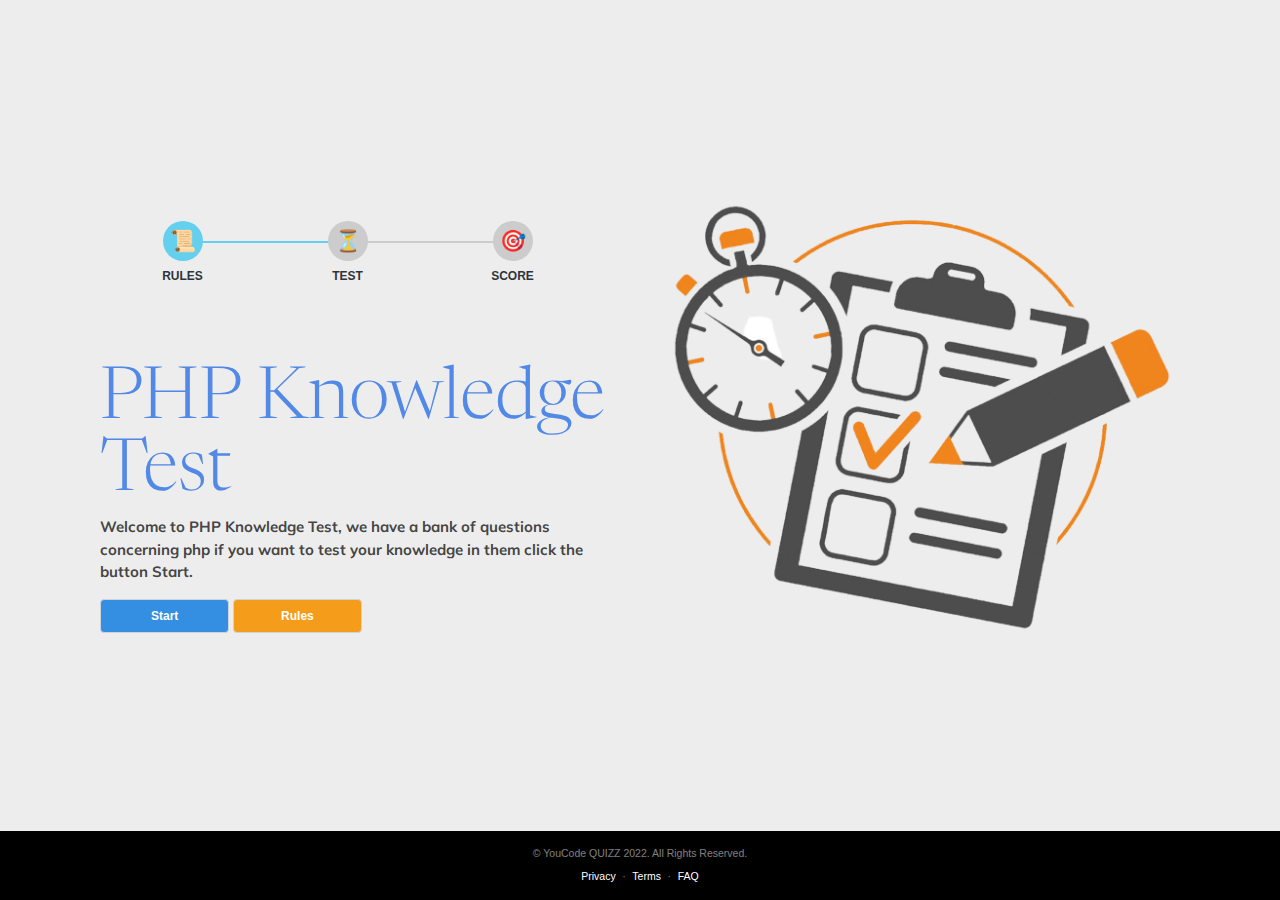
<file: index.html>
<!DOCTYPE html>
<html lang="en">
    <head>
        <meta charset="utf-8" />
        <meta name="viewport" content="width=device-width, initial-scale=1, shrink-to-fit=no" />
        <meta name="description" content="" />
        <meta name="author" content="" />
        <title>PHP | TEST</title>
    <!-- ================== BEGIN core-css ================== -->
    <link href="https://fonts.googleapis.com/css2?family=Newsreader:ital,wght@0,600;1,600&amp;display=swap" rel="stylesheet" />
    <link href="https://fonts.googleapis.com/css2?family=Mulish:ital,wght@0,300;0,500;0,600;0,700;1,300;1,500;1,600;1,700&amp;display=swap" rel="stylesheet" />
    <link href="https://cdn.jsdelivr.net/npm/bootstrap@5.2.2/dist/css/bootstrap.min.css" rel="stylesheet" integrity="sha384-Zenh87qX5JnK2Jl0vWa8Ck2rdkQ2Bzep5IDxbcnCeuOxjzrPF/et3URy9Bv1WTRi" crossorigin="anonymous">
    <link href="assets/sass/default/app.min.css" rel="stylesheet" />
    <link rel="stylesheet" href="https://cdn.jsdelivr.net/npm/bootstrap-icons@1.5.0/font/bootstrap-icons.css"/>
    <link href="assets/sass/main.css" rel="stylesheet" />
    <!-- ================== END core-css ================== -->
  </head>
  <body id="landing-body">    
        <!--header-->
        <section id="landing-section">
            <div class="container px-5">
                <div class="row gx-5 align-items-center">
                    <div class="col-lg-6">
                        <!-- youcode text-->
                        <div class="mb-5 mb-lg-0 text-center text-lg-start">
                            <div class="stepper-wrapper me-4 mt-4">
                                <div class="stepper-item completed active">
                                    <div class="step-counter fs-3">📜</div>
                                  <div class="step-name">RULES</div>
                                </div>
                                <div class="stepper-item active">
                                    <div class="step-counter fs-3">⏳</div>
                                  <div class="step-name">TEST</div>
                                </div>
                                <div class="stepper-item active">
                                    <div class="step-counter fs-3">🎯</div>
                                  <div class="step-name">SCORE</div>
                                </div>
                              </div>
                            <h1 class="display-2 lh-1" style="color: rgb(82, 136, 230); margin-top: 5rem;">PHP Knowledge Test</h1>
                            <p class="lead fw-bolder fs-5" style="color: rgba(40, 40, 38, 0.872);">Welcome to PHP Knowledge Test, we have a bank of questions concerning php if you want to test your knowledge in them click the button Start.</p>
                            <a href="./quizz.html" class="btn btn-primary border rounded w-25">Start</a>
                            <button class="btn btn-warning border rounded w-25" data-bs-toggle="modal" data-bs-target="#modal-rules">Rules</button>
                        </div>
                    </div>
                    <div class="col-lg-6">
                        <div class="landing-img">
                            <img class="img-fluid" src="./assets/img/test.png" alt="">
                        </div>
                    </div>
                </div>
            </div>
        </section>
        <!-- Footer-->
        <footer class="bg-black text-center py-3" id="landing-footer">
            <div class="container">
                <div class="text-white-50 small">
                    <div class="mb-2">&copy; YouCode QUIZZ 2022. All Rights Reserved.</div>
                    <a href="#" class="foot-item">Privacy</a>
                    <span class="mx-1">&middot;</span>
                    <a href="#" class="foot-item">Terms</a>
                    <span class="mx-1">&middot;</span>
                    <a href="#" class="foot-item">FAQ</a>
                </div>
            </div>
        </footer>
        <!-- RULES MODAL -->
<div class="modal fade" id="modal-rules">
    <div class="modal-dialog">
        <div class="modal-content" style="background-image: url(./assets/img/color.jpg);">
                <div class="modal-header d-flex justify-content-center" style="border: none;"></div>
                <h1 class="text-center fw-bold text-white">RULES</h1>
                <div class="modal-body" id="view-body">
                    <h5 class="text-white">💡 The contestant have to answer 12 Questions in PHP.</h5>
                    <h5 class="text-white">💡 Each question has a time limit of 30 seconds</h5>
                    <h5 class="text-white">💡 With each correct question you get points.</h5>
                    <h5 class="text-center text-white mt-4">  😁😁 Good Luck 😁😁</h5>
                </div>
                <div class="modal-footer" style="border: none">
                <button type="button" class="btn btn-primary border rounded" data-bs-dismiss="modal">OK</button>
        </div>
    </div>
</div>
</div>
    </body>
    <!-- ================== BEGIN core-js ================== -->
    <!-- JavaScript Bundle with Popper -->
    <script src="https://cdn.jsdelivr.net/npm/bootstrap@5.2.2/dist/js/bootstrap.bundle.min.js" integrity="sha384-OERcA2EqjJCMA+/3y+gxIOqMEjwtxJY7qPCqsdltbNJuaOe923+mo//f6V8Qbsw3" crossorigin="anonymous"></script>
    <!-- ================== END core-js ================== -->
</html>
</file>
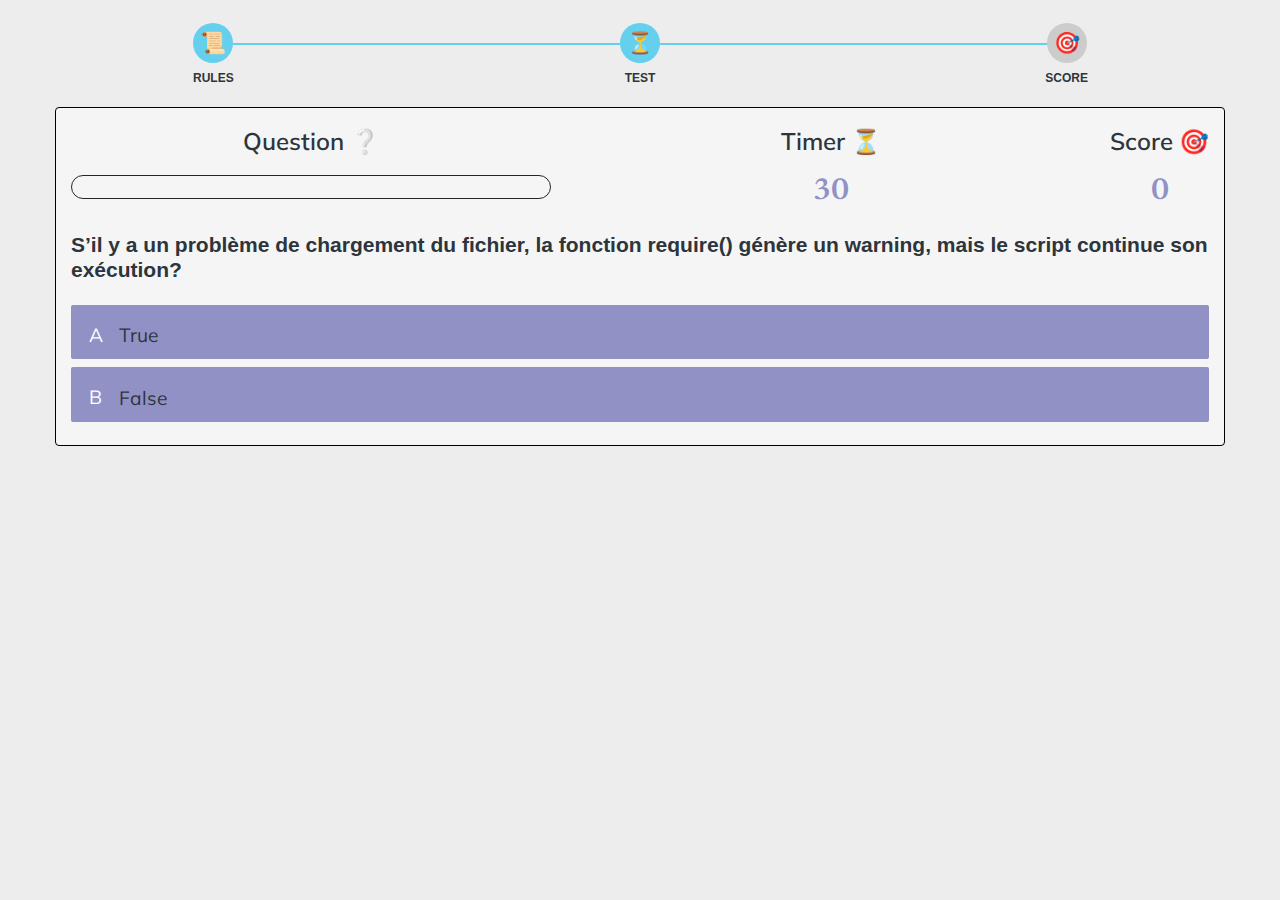
<file: quizz.html>
<!DOCTYPE html>
<html lang="en">
    <head>
        <meta charset="utf-8" />
        <meta name="viewport" content="width=device-width, initial-scale=1, shrink-to-fit=no" />
        <meta name="description" content="" />
        <meta name="author" content="" />
        <title>PHP | TEST</title>
    <!-- ================== BEGIN core-css ================== -->
    <link href="https://fonts.googleapis.com/css2?family=Newsreader:ital,wght@0,600;1,600&amp;display=swap" rel="stylesheet" />
    <link href="https://fonts.googleapis.com/css2?family=Mulish:ital,wght@0,300;0,500;0,600;0,700;1,300;1,500;1,600;1,700&amp;display=swap" rel="stylesheet" />
    <link href="https://cdn.jsdelivr.net/npm/bootstrap@5.2.2/dist/css/bootstrap.min.css" rel="stylesheet" integrity="sha384-Zenh87qX5JnK2Jl0vWa8Ck2rdkQ2Bzep5IDxbcnCeuOxjzrPF/et3URy9Bv1WTRi" crossorigin="anonymous">
    <link href="assets/sass/default/app.min.css" rel="stylesheet" />
    <link rel="stylesheet" href="https://cdn.jsdelivr.net/npm/bootstrap-icons@1.5.0/font/bootstrap-icons.css"/>
    <link href="assets/sass/main.css" rel="stylesheet" />
    <!-- ================== END core-css ================== -->
  </head>
  <body id="landing-body">
    <div class="stepper-wrapper mt-4">
      <div class="stepper-item completed active">
        <div class="step-counter fs-3">📜</div>
        <div class="step-name">RULES</div>
      </div>
      <div class="stepper-item completed active">
        <div class="step-counter fs-3">⏳</div>
        <div class="step-name">TEST</div>
      </div>
      <div class="stepper-item active">
        <div class="step-counter fs-3">🎯</div>
        <div class="step-name">SCORE</div>
      </div>
    </div>
      <!-- QUIZZ CONTAINER -->
      <div class="container rounded p-3" style="border: 1px solid black; background-color: whitesmoke;">
        <div class="justify-center flex-column">
          <div id="box">
            <div class="box-item">
              <p id ="progressText" class="box-para fw-bold">
                Question ❔
              </p>
              <div id="progressBar">
                <div id="progressBarFull"></div>
              </div>
            </div>
            <div class="box-item">
              <p class="box-para fw-bold">Timer ⏳</p>
              <h1 class="box-text" id="timer">30</h1>
            </div>
            <div class="box-item">
              <p class="box-para fw-bold">
                Score 🎯
              </p>
              <h1 class="box-text" id="score">0</h1>
            </div>
          </div>
          <h3 id="question" class="mb-4 mt-3">What is the answer to this question</h3>
          <div class="option-container">
            <p class="option-letter">A</p>
            <p class="option-text" id="option1" data-correct="false">Option 1</p>
          </div>
          <div class="option-container">
            <p class="option-letter">B</p>
            <p class="option-text" id="option2" data-correct="false">Option 2</p>
          </div>
          <div class="option-container">
            <p class="option-letter">C</p>
            <p class="option-text" id="option3" data-correct="false">Option 3</p>
          </div>
          <div class="option-container">
            <p class="option-letter">D</p>
            <p class="option-text" id="option4" data-correct="false">Option 4</p>
          </div>
        </div>
      </div>
    </body>
    <!-- ================== BEGIN core-js ================== -->
    <!-- JavaScript Bundle with Popper -->
    <script src="https://cdn.jsdelivr.net/npm/bootstrap@5.2.2/dist/js/bootstrap.bundle.min.js" integrity="sha384-OERcA2EqjJCMA+/3y+gxIOqMEjwtxJY7qPCqsdltbNJuaOe923+mo//f6V8Qbsw3" crossorigin="anonymous"></script>
    <script src="./assets/js/scripts.js" type="module"></script>
    <script src="./assets/js/data.js"></script>
    <!-- ================== END core-js ================== -->
</html>
</file>
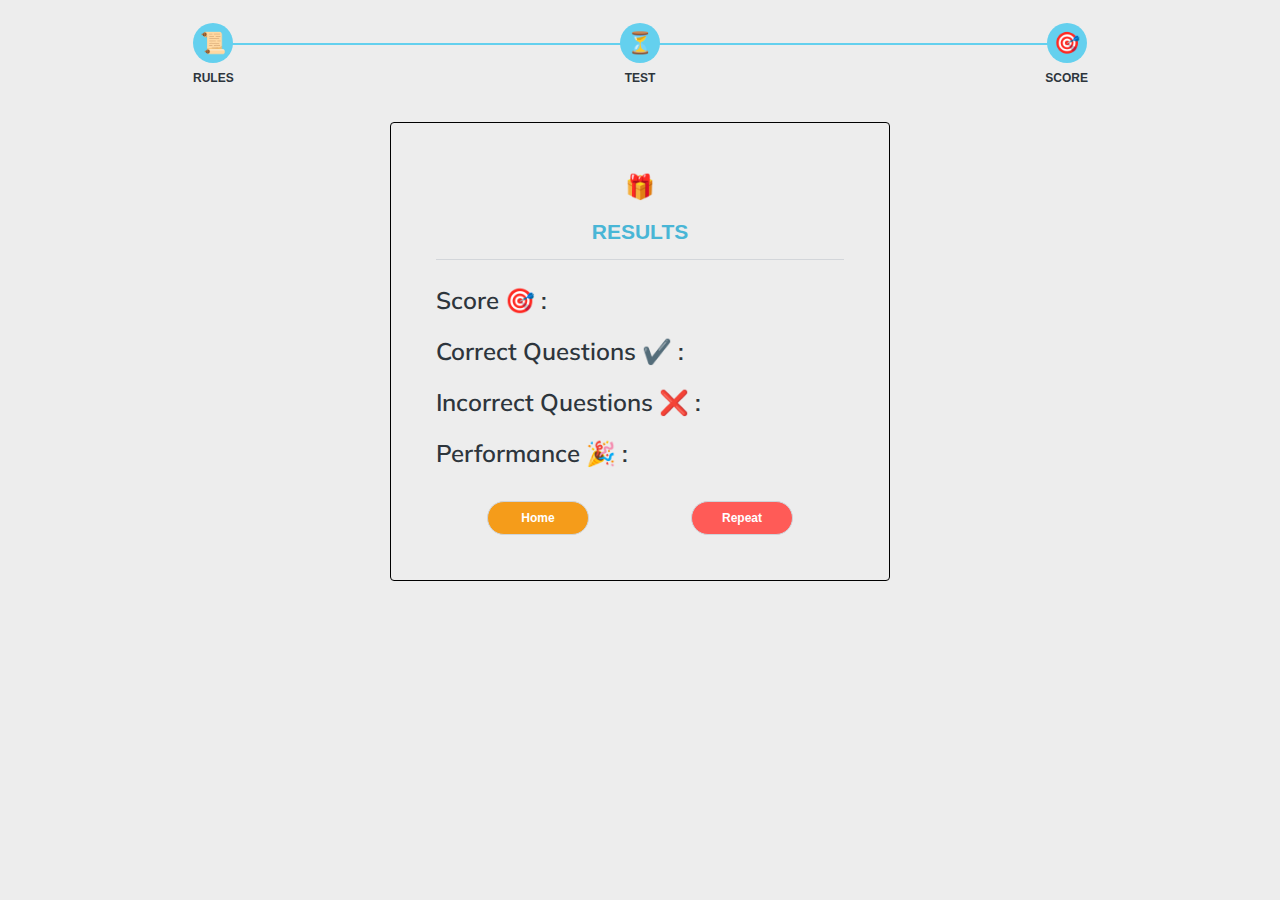
<file: score.html>
<!DOCTYPE html>
<html lang="en">
    <head>
        <meta charset="utf-8" />
        <meta name="viewport" content="width=device-width, initial-scale=1, shrink-to-fit=no" />
        <meta name="description" content="" />
        <meta name="author" content="" />
        <title>PHP | TEST</title>
    <!-- ================== BEGIN core-css ================== -->
    <link href="https://fonts.googleapis.com/css2?family=Newsreader:ital,wght@0,600;1,600&amp;display=swap" rel="stylesheet" />
    <link href="https://fonts.googleapis.com/css2?family=Mulish:ital,wght@0,300;0,500;0,600;0,700;1,300;1,500;1,600;1,700&amp;display=swap" rel="stylesheet" />
    <link href="https://cdn.jsdelivr.net/npm/bootstrap@5.2.2/dist/css/bootstrap.min.css" rel="stylesheet" integrity="sha384-Zenh87qX5JnK2Jl0vWa8Ck2rdkQ2Bzep5IDxbcnCeuOxjzrPF/et3URy9Bv1WTRi" crossorigin="anonymous">
    <link href="assets/sass/default/app.min.css" rel="stylesheet" />
    <link rel="stylesheet" href="https://cdn.jsdelivr.net/npm/bootstrap-icons@1.5.0/font/bootstrap-icons.css"/>
    <link href="assets/sass/main.css" rel="stylesheet" />
    <!-- ================== END core-css ================== -->
  </head>
  <body id="landing-body">
    <div class="stepper-wrapper mt-4">
      <div class="stepper-item completed active">
        <div class="step-counter fs-3">📜</div>
        <div class="step-name">RULES</div>
      </div>
      <div class="stepper-item completed active">
        <div class="step-counter fs-3">⏳</div>
        <div class="step-name">TEST</div>
      </div>
      <div class="stepper-item completed active">
        <div class="step-counter fs-3">🎯</div>
        <div class="step-name">SCORE</div>
      </div>
    </div>
      <!-- SCORE CONTAINER -->
      <div class="container d-flex justify-content-center">
        <div class="text-center mt-3 p-5 rounded" style="width: 500px; border: 1px solid black;">
            <div>
                <div class="d-flex-block">
                  <p class="fs-2">🎁</p>
                    <h3 class="fw-bold text-info">RESULTS</h3><hr>
                </div>
                <div class="box-item d-flex mt-4">
                    <p class="box-para fw-bold">Score 🎯 :</p>
                    <h1 class="box-text ms-3 mt-1" id="score">0</h1>
                  </div>
                  <div class="box-item d-flex">
                    <p class="box-para fw-bold">Correct Questions ✔️ :</p>
                    <h1 class="box-text ms-3 mt-1" id="numCorrect">0</h1>
                  </div>
                  <div class="box-item d-flex">
                    <p class="box-para fw-bold">Incorrect Questions ❌ :</p>
                    <h1 class="box-text ms-3 mt-1" id="numIncorrect">0</h1>
                  </div>
                  <div class="box-item d-flex">
                    <p class="box-para fw-bold">Performance 🎉 :</p>
                    <h1 class="box-text ms-3 mt-1" id="performance">Good</h1>
                  </div>
                  <div class="d-flex justify-content-around mt-3">
                    <a href="./index.html" class="btn btn-warning border rounded-pill w-25">Home</a>
                    <a href="./quizz.html" class="btn btn-danger border rounded-pill w-25">Repeat</a>
                  </div>
            </div>
        </div>
    </div>
    <script>
      var score = sessionStorage.getItem("score");
      var correct = sessionStorage.getItem("correct");
      var incorrect = sessionStorage.getItem("incorrect");
      var performance = sessionStorage.getItem("performance");
      document.getElementById("score").innerText = score;
      document.getElementById("numCorrect").innerText = correct;
      document.getElementById("numIncorrect").innerText = incorrect;
      document.getElementById("performance").innerText = performance;
    </script>
    </body>
    <!-- ================== BEGIN core-js ================== -->
    <!-- JavaScript Bundle with Popper -->
    <script src="https://cdn.jsdelivr.net/npm/bootstrap@5.2.2/dist/js/bootstrap.bundle.min.js" integrity="sha384-OERcA2EqjJCMA+/3y+gxIOqMEjwtxJY7qPCqsdltbNJuaOe923+mo//f6V8Qbsw3" crossorigin="anonymous"></script>
    <script src="./assets/js/scripts.js"></script>
    <script src="./assets/js/data.js"></script>
    <!-- ================== END core-js ================== -->
</html>
</file>
<file: assets/sass/main.css>
/* -------------------------------------------------------------------------- */
/*                                  Pages                                     */
/* -------------------------------------------------------------------------- */
#landing-body {
  min-height: 100vh;
  display: flex;
  flex-direction: column;
  background-color: rgb(237, 237, 237);
}

#landing-section {
  margin: auto;
}

a {
  color: #ffffff;
  text-decoration: none;
  transition: 0.5s;
}
a:hover {
  color: #00c9c8;
}

textarea:focus,
input:focus,
select:focus,
button:focus {
  box-shadow: 0 0 0 0;
  border: 0 none;
  outline: 0;
}

h1 {
  font-weight: 600;
  line-height: 1.2;
  font-family: "Newsreader";
}

p {
  font-family: "Mulish";
}

.landing-img {
  display: flex;
  justify-content: center;
  align-items: center;
}

.option-container {
  display: flex;
  margin-bottom: 0.5rem;
  width: 100%;
  border-radius: 2px;
  background: rgb(145, 145, 198);
  font-size: 1.2rem;
  min-width: 4rem;
  height: 3.4rem;
}
.option-container:hover {
  cursor: pointer;
  box-shadow: 0 0.4rem 1.4rem 0 rgb(127, 127, 211);
  transform: scale(1.02);
  transform: transform 100ms;
}

.option-letter {
  padding: 1rem 1.1rem;
  color: white;
}

.option-text {
  padding: 1rem;
  width: 100%;
  margin-top: -4.7rem;
  margin-left: 2rem;
}

.correct {
  background: linear-gradient(32deg, rgb(140, 209, 140), rgb(104, 194, 104) 100%);
}

.incorrect {
  background: linear-gradient(32deg, rgb(216, 78, 78), rgb(235, 61, 61) 100%);
}

#box {
  display: flex;
  justify-content: space-between;
}

.box-para {
  text-align: center;
  font-size: 1.5rem;
}

.box-text {
  text-align: center;
  color: rgb(145, 145, 198);
}

@media screen and (max-width: 768px) {
  .option-container {
    min-width: 2rem;
  }
}
/* -------------------------------------------------------------------------- */
/*                                   Layout                                   */
/* -------------------------------------------------------------------------- */
header {
  display: flex;
  justify-content: center;
  align-items: center;
  width: 100%;
  height: 100px;
  padding: 30px 0;
  background-color: #a1c2e8;
  grid-area: header;
}

.foot-item {
  text-decoration: none;
}

/* -------------------------------------------------------------------------- */
/*                                  Components                                */
/* -------------------------------------------------------------------------- */
.stepper-wrapper {
  margin-top: auto;
  display: flex;
  justify-content: space-between;
  margin-bottom: 20px;
}

.stepper-item {
  position: relative;
  display: flex;
  flex-direction: column;
  align-items: center;
  flex: 1;
}
@media (max-width: 768px) {
  .stepper-item {
    font-size: 12px;
  }
}

.stepper-item::before {
  position: absolute;
  content: "";
  border-bottom: 2px solid #ccc;
  width: 100%;
  top: 20px;
  left: -50%;
  z-index: 2;
}

.stepper-item::after {
  position: absolute;
  content: "";
  border-bottom: 2px solid #ccc;
  width: 100%;
  top: 20px;
  left: 50%;
  z-index: 2;
}

.stepper-item .step-counter {
  position: relative;
  z-index: 5;
  display: flex;
  justify-content: center;
  align-items: center;
  width: 40px;
  height: 40px;
  border-radius: 50%;
  background: #ccc;
  margin-bottom: 6px;
}

.stepper-item.active {
  font-weight: bold;
}

.stepper-item.completed .step-counter {
  background-color: rgb(100, 208, 238);
}

.stepper-item.completed::after {
  position: absolute;
  content: "";
  border-bottom: 2px solid rgb(100, 208, 238);
  width: 100%;
  top: 20px;
  left: 50%;
  z-index: 3;
}

.stepper-item:first-child::before {
  content: none;
}

.stepper-item:last-child::after {
  content: none;
}

#progressBar {
  width: 30rem;
  height: 1.5rem;
  border: 0.1rem solid rgb(37, 38, 39);
  margin-top: 1rem;
  border-radius: 40px;
  overflow: hidden;
}

#progressBarFull {
  height: 100%;
  background: rgb(100, 208, 238);
  width: 0%;
}/*# sourceMappingURL=main.css.map */
</file>
